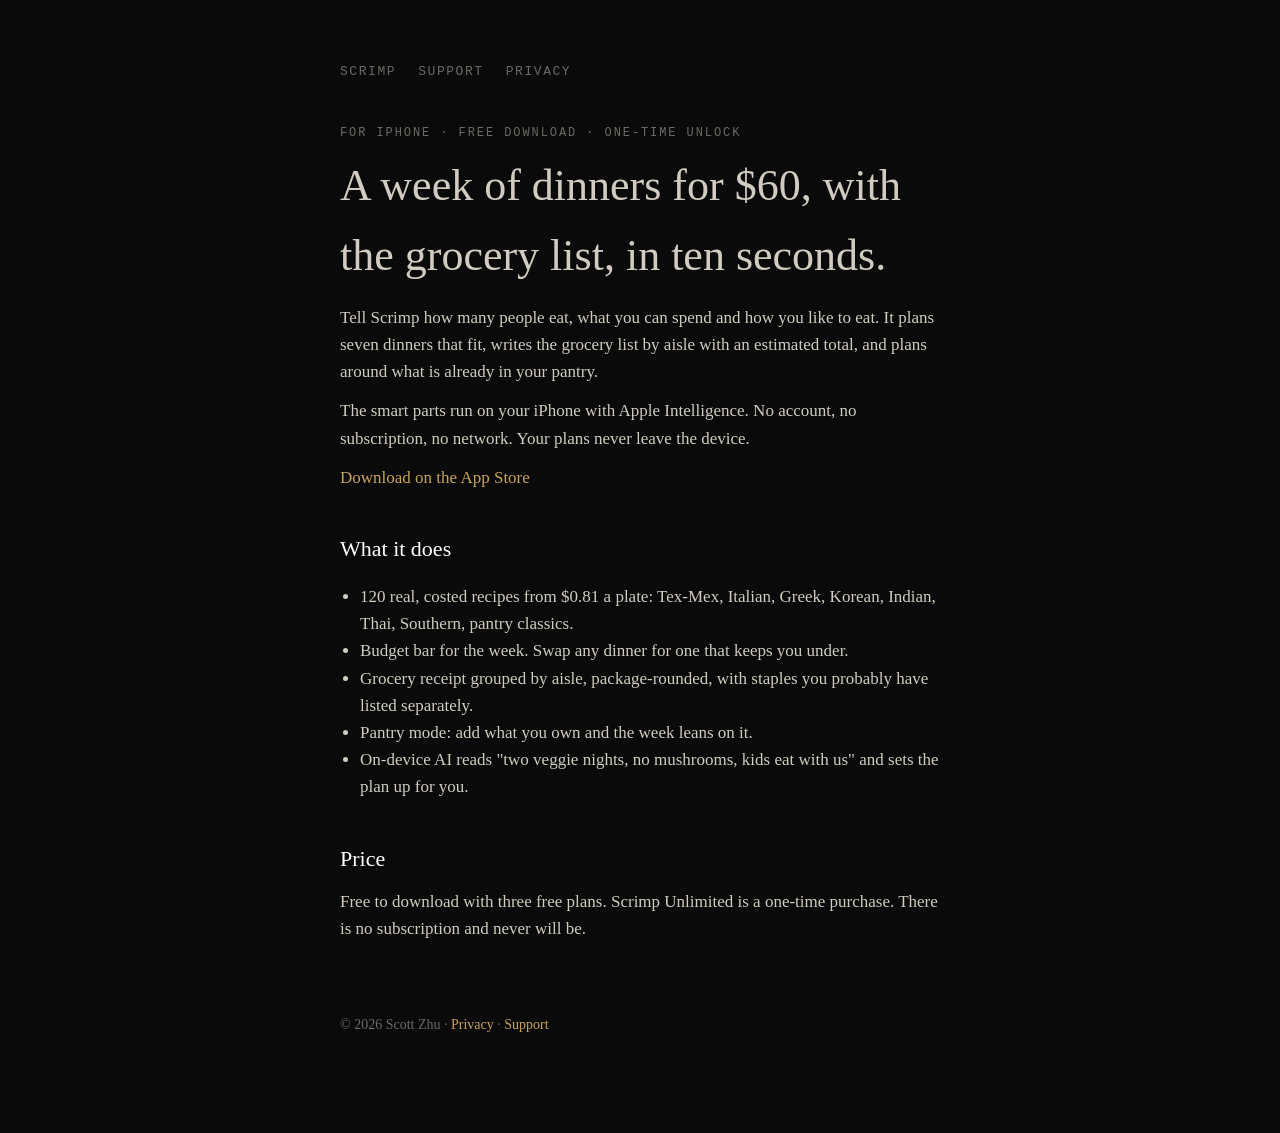
<file: index.html>
<!doctype html><html lang="en"><head><meta charset="utf-8"><meta name="viewport" content="width=device-width,initial-scale=1"><title>Scrimp — Budget Meal Planner</title><link rel="stylesheet" href="style.css"></head><body><main>
<nav><a href="./">Scrimp</a><a href="support">Support</a><a href="privacy">Privacy</a></nav>
<p class="k">For iPhone · free download · one-time unlock</p>
<h1>A week of dinners for $60, with the grocery list, in ten seconds.</h1>
<p>Tell Scrimp how many people eat, what you can spend and how you like to eat. It plans seven dinners that fit, writes the grocery list by aisle with an estimated total, and plans around what is already in your pantry.</p>
<p>The smart parts run on your iPhone with Apple Intelligence. No account, no subscription, no network. Your plans never leave the device.</p>
<p><a class="btn" id="store" href="#">Download on the App Store</a></p>
<h2>What it does</h2>
<ul>
<li>120 real, costed recipes from $0.81 a plate: Tex-Mex, Italian, Greek, Korean, Indian, Thai, Southern, pantry classics.</li>
<li>Budget bar for the week. Swap any dinner for one that keeps you under.</li>
<li>Grocery receipt grouped by aisle, package-rounded, with staples you probably have listed separately.</li>
<li>Pantry mode: add what you own and the week leans on it.</li>
<li>On-device AI reads "two veggie nights, no mushrooms, kids eat with us" and sets the plan up for you.</li>
</ul>
<h2>Price</h2>
<p>Free to download with three free plans. Scrimp Unlimited is a one-time purchase. There is no subscription and never will be.</p>
<footer>© 2026 Scott Zhu · <a href="privacy">Privacy</a> · <a href="support">Support</a></footer></main></body></html>
</file>
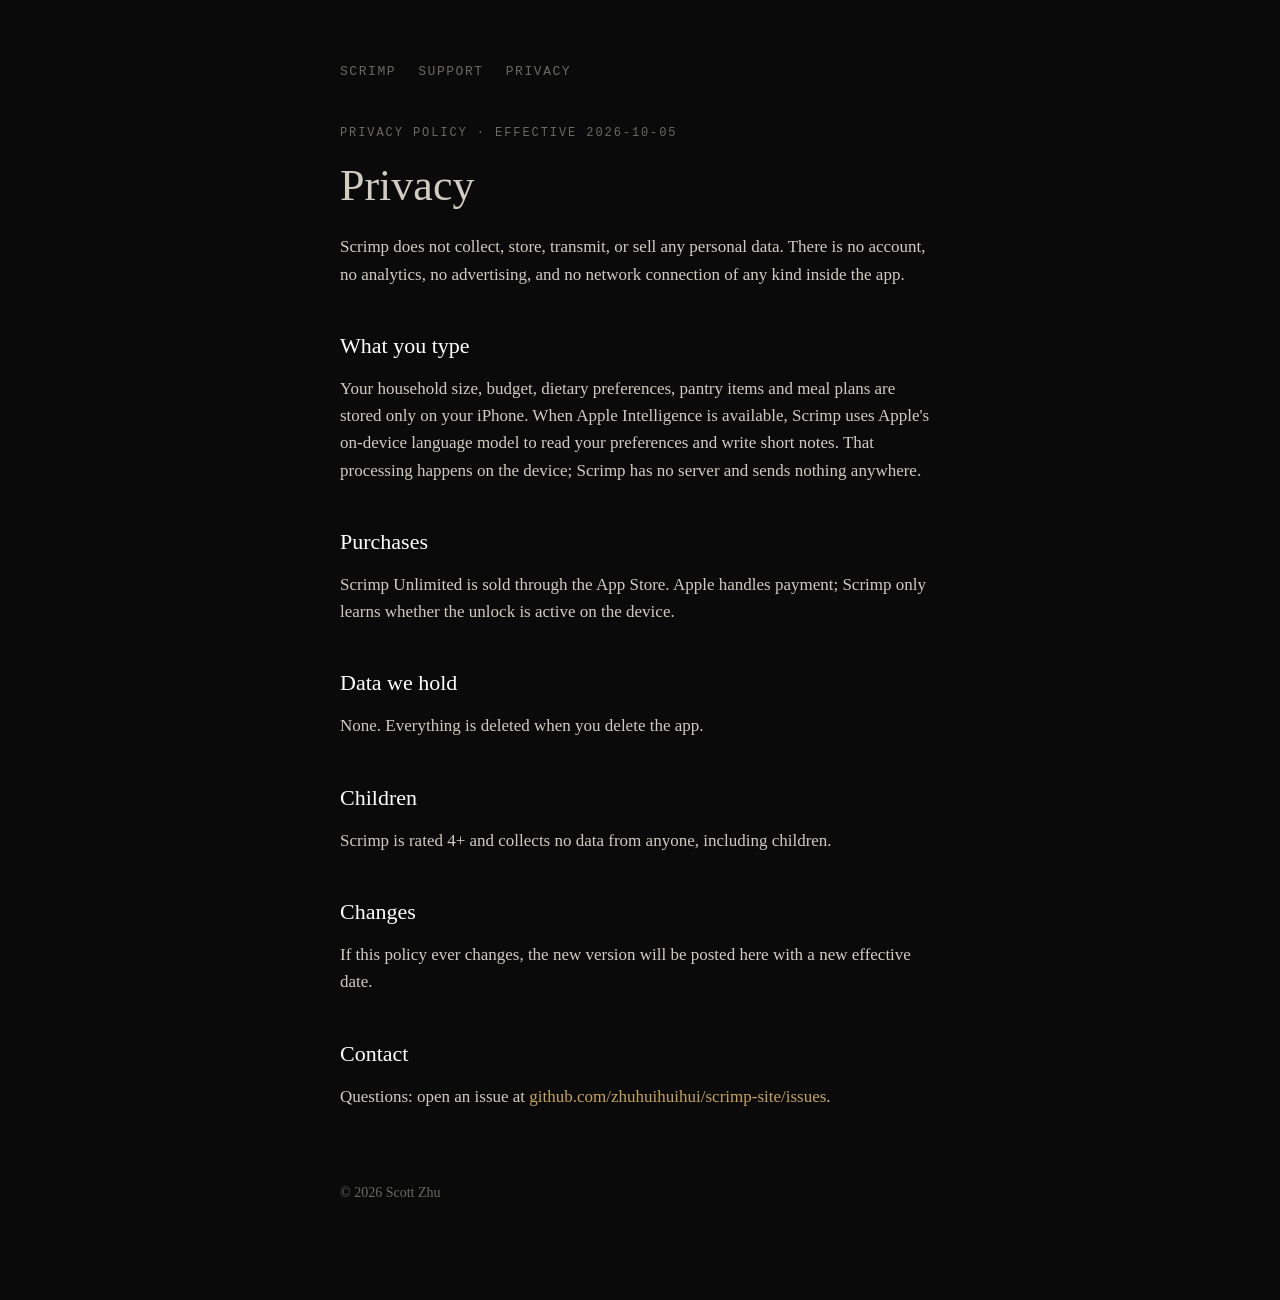
<file: privacy.html>
<!doctype html><html lang="en"><head><meta charset="utf-8"><meta name="viewport" content="width=device-width,initial-scale=1"><title>Scrimp — Privacy Policy</title><link rel="stylesheet" href="style.css"></head><body><main>
<nav><a href="./">Scrimp</a><a href="support">Support</a><a href="privacy">Privacy</a></nav>
<p class="k">Privacy policy · effective 2026-10-05</p><h1>Privacy</h1>
<p>Scrimp does not collect, store, transmit, or sell any personal data. There is no account, no analytics, no advertising, and no network connection of any kind inside the app.</p>
<h2>What you type</h2><p>Your household size, budget, dietary preferences, pantry items and meal plans are stored only on your iPhone. When Apple Intelligence is available, Scrimp uses Apple's on-device language model to read your preferences and write short notes. That processing happens on the device; Scrimp has no server and sends nothing anywhere.</p>
<h2>Purchases</h2><p>Scrimp Unlimited is sold through the App Store. Apple handles payment; Scrimp only learns whether the unlock is active on the device.</p>
<h2>Data we hold</h2><p>None. Everything is deleted when you delete the app.</p>
<h2>Children</h2><p>Scrimp is rated 4+ and collects no data from anyone, including children.</p>
<h2>Changes</h2><p>If this policy ever changes, the new version will be posted here with a new effective date.</p>
<h2>Contact</h2><p>Questions: open an issue at <a href="https://github.com/zhuhuihuihui/scrimp-site/issues">github.com/zhuhuihuihui/scrimp-site/issues</a>.</p>
<footer>© 2026 Scott Zhu</footer></main></body></html>
</file>
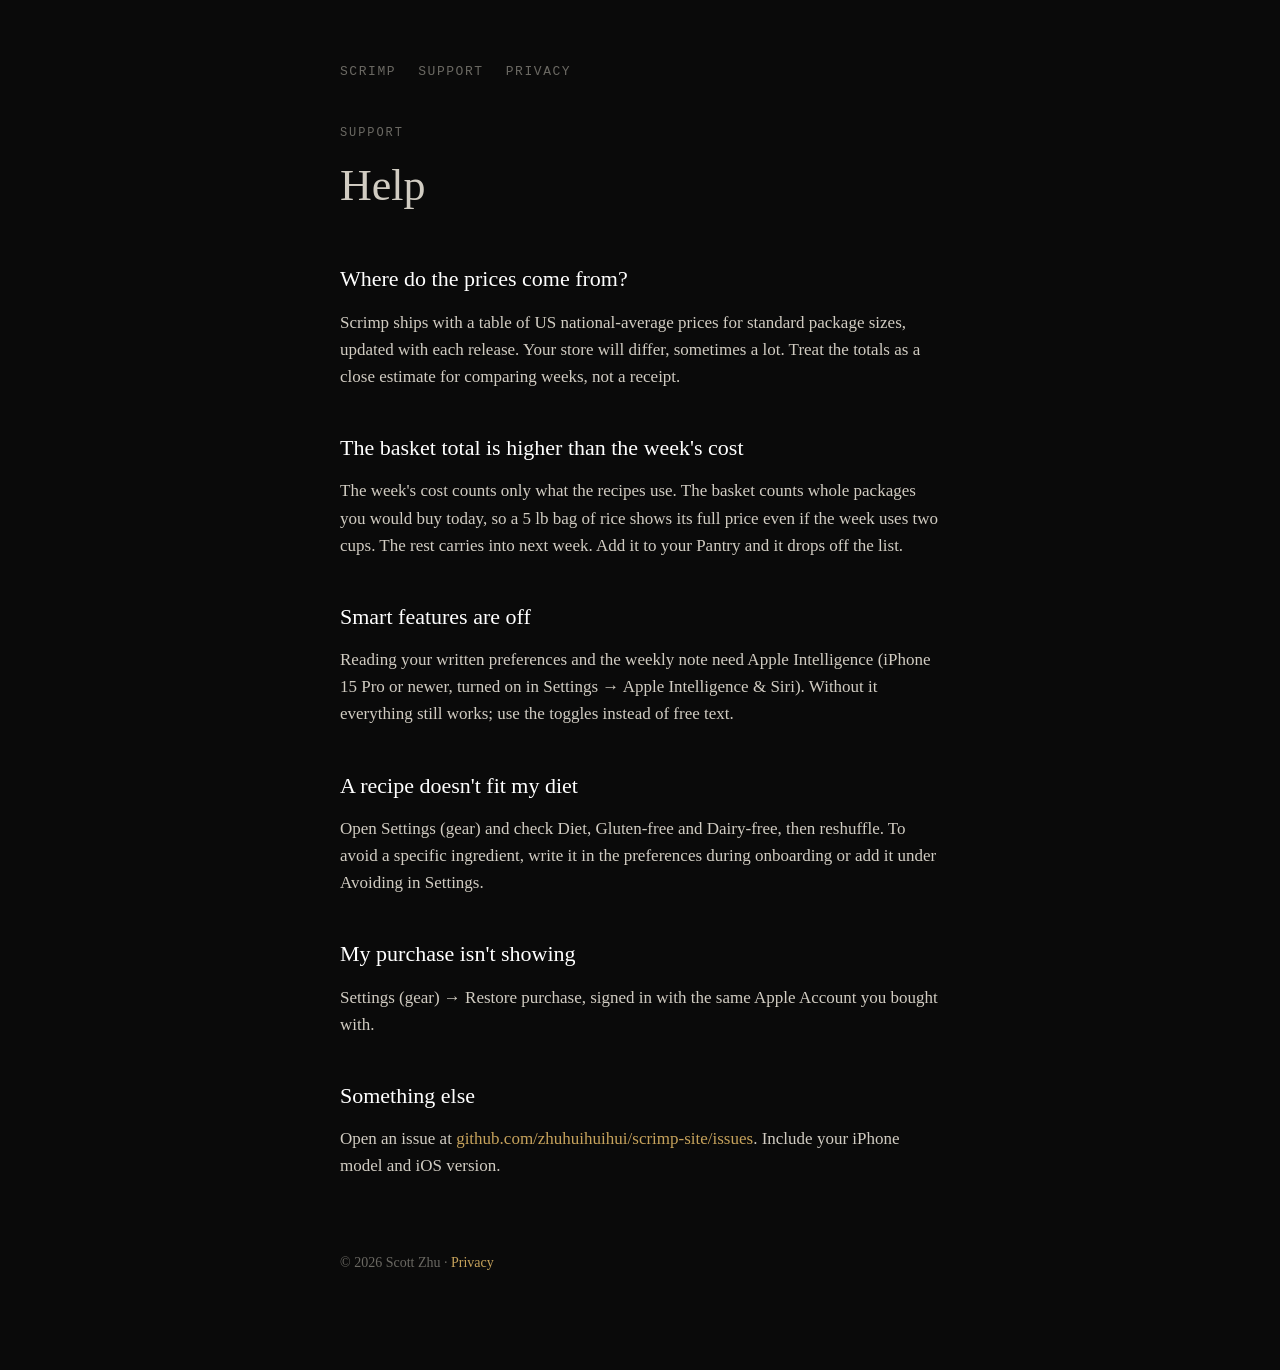
<file: support.html>
<!doctype html><html lang="en"><head><meta charset="utf-8"><meta name="viewport" content="width=device-width,initial-scale=1"><title>Scrimp — Support</title><link rel="stylesheet" href="style.css"></head><body><main>
<nav><a href="./">Scrimp</a><a href="support">Support</a><a href="privacy">Privacy</a></nav>
<p class="k">Support</p><h1>Help</h1>
<h2>Where do the prices come from?</h2><p>Scrimp ships with a table of US national-average prices for standard package sizes, updated with each release. Your store will differ, sometimes a lot. Treat the totals as a close estimate for comparing weeks, not a receipt.</p>
<h2>The basket total is higher than the week's cost</h2><p>The week's cost counts only what the recipes use. The basket counts whole packages you would buy today, so a 5 lb bag of rice shows its full price even if the week uses two cups. The rest carries into next week. Add it to your Pantry and it drops off the list.</p>
<h2>Smart features are off</h2><p>Reading your written preferences and the weekly note need Apple Intelligence (iPhone 15 Pro or newer, turned on in Settings → Apple Intelligence &amp; Siri). Without it everything still works; use the toggles instead of free text.</p>
<h2>A recipe doesn't fit my diet</h2><p>Open Settings (gear) and check Diet, Gluten-free and Dairy-free, then reshuffle. To avoid a specific ingredient, write it in the preferences during onboarding or add it under Avoiding in Settings.</p>
<h2>My purchase isn't showing</h2><p>Settings (gear) → Restore purchase, signed in with the same Apple Account you bought with.</p>
<h2>Something else</h2><p>Open an issue at <a href="https://github.com/zhuhuihuihui/scrimp-site/issues">github.com/zhuhuihuihui/scrimp-site/issues</a>. Include your iPhone model and iOS version.</p>
<footer>© 2026 Scott Zhu · <a href="privacy">Privacy</a></footer></main></body></html>
</file>
<file: style.css>
:root{--ink:#0a0a0a;--plate:#171614;--ash:#6b6963;--silver:#d1ccc2;--brass:#c7a35c}
*{box-sizing:border-box}body{margin:0;background:var(--ink);color:var(--silver);font:17px/1.6 Georgia,"Times New Roman",serif}
main{max-width:640px;margin:0 auto;padding:64px 20px 96px}h1{font-weight:400;font-size:44px;margin:0 0 6px}
h2{font-weight:400;font-size:22px;margin:40px 0 8px;color:#fff}.k{font:12px/1 ui-monospace,Menlo,monospace;letter-spacing:.16em;text-transform:uppercase;color:var(--ash)}
a{color:var(--brass);text-decoration:none}a:hover{text-decoration:underline}p{margin:12px 0}ul{padding-left:20px}
.plate{display:block;width:100%;max-width:420px;margin:32px auto;border-radius:6px;box-shadow:0 20px 60px rgba(0,0,0,.7)}
nav{display:flex;gap:22px;margin-bottom:48px}nav a{font:13px ui-monospace,Menlo,monospace;letter-spacing:.12em;text-transform:uppercase;color:var(--ash)}
footer{margin-top:72px;color:var(--ash);font-size:14px}
</file>
